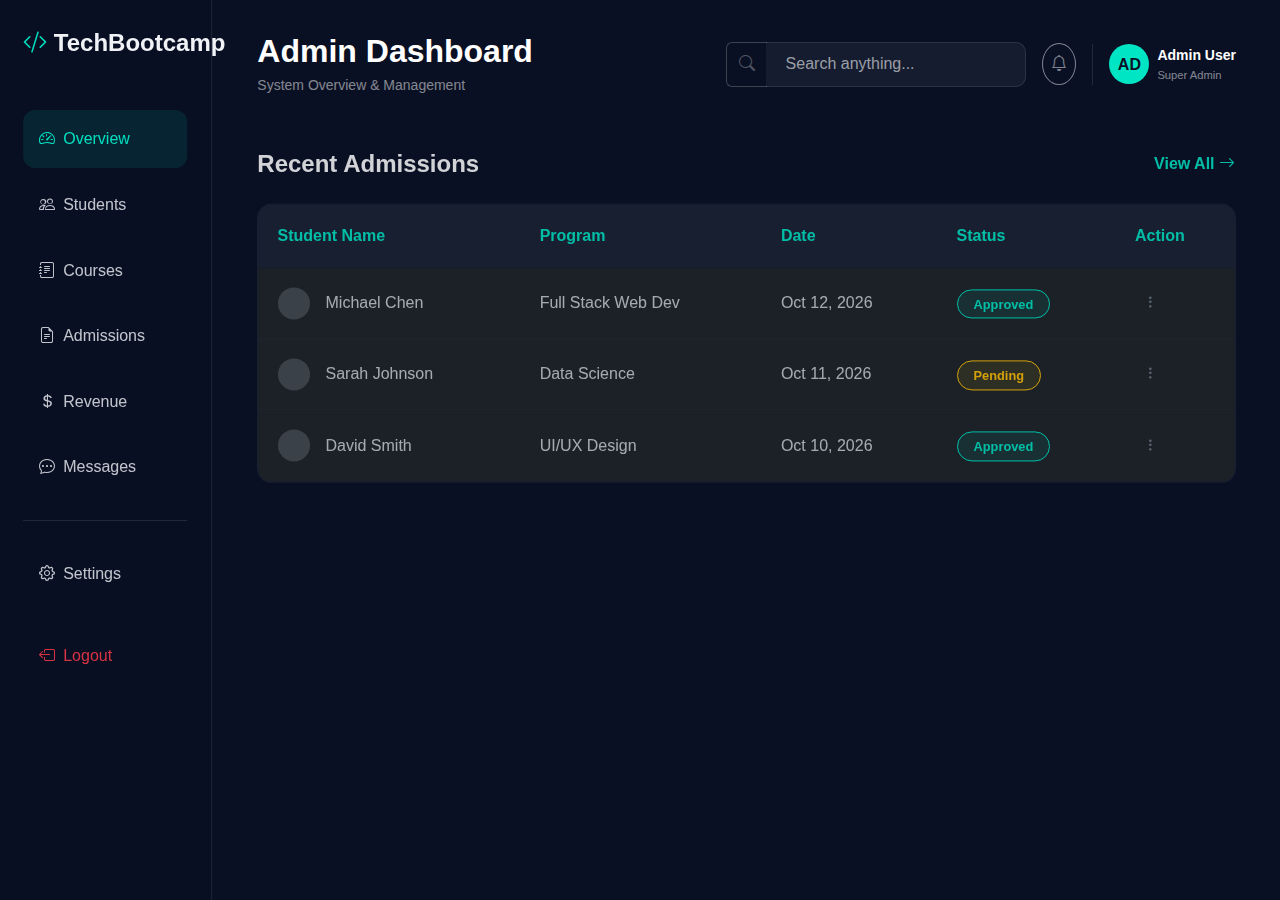
<file: admin.html>
<!DOCTYPE html>
<html lang="en">

<head>
    <meta charset="UTF-8">
    <meta name="viewport" content="width=device-width, initial-scale=1.0">
    <title>Admin Dashboard - TechBootcamp</title>

    <!-- Favicon -->
    <link rel="icon" type="image/svg+xml" href="favicon.svg">

    <link href="https://cdn.jsdelivr.net/npm/bootstrap@5.3.0/dist/css/bootstrap.min.css" rel="stylesheet">
    <link rel="stylesheet" href="https://cdn.jsdelivr.net/npm/bootstrap-icons@1.11.0/font/bootstrap-icons.css">
    <link rel="stylesheet" href="css/styles.css">
    <script src="https://cdnjs.cloudflare.com/ajax/libs/gsap/3.12.2/gsap.min.js"></script>
    <style>
        .admin-container {
            background: var(--midnight-blue);
            min-height: 100vh;
        }

        .sidebar {
            background: rgba(10, 16, 36, 0.95);
            min-height: 100vh;
            border-right: 1px solid rgba(245, 247, 251, 0.1);
            position: sticky;
            top: 0;
        }

        .main-content {
            padding: 2rem;
        }

        .stat-card-admin {
            background: rgba(245, 247, 251, 0.05);
            border: 1px solid rgba(245, 247, 251, 0.1);
            border-radius: 20px;
            padding: 1.5rem;
            margin-bottom: 1.5rem;
            transition: all 0.3s ease;
        }

        .stat-card-admin:hover {
            border-color: var(--neon-teal);
            transform: translateY(-5px);
            background: rgba(0, 229, 196, 0.05);
        }

        .admin-table {
            background: rgba(245, 247, 251, 0.03);
            border-radius: 15px;
            overflow-x: auto;
            border: 1px solid rgba(245, 247, 251, 0.05);
        }

        .admin-table th {
            background: rgba(245, 247, 251, 0.05);
            color: var(--neon-teal);
            border: none;
            padding: 1.2rem;
        }

        .admin-table td {
            color: rgba(245, 247, 251, 0.8);
            border-bottom: 1px solid rgba(245, 247, 251, 0.05);
            padding: 1.2rem;
            vertical-align: middle;
        }

        .nav-link-admin {
            color: rgba(245, 247, 251, 0.8);
            padding: 1rem;
            border-radius: 12px;
            transition: all 0.3s ease;
            margin-bottom: 0.5rem;
            display: block;
            text-decoration: none;
        }

        .nav-link-admin:hover,
        .nav-link-admin.active {
            background: rgba(0, 229, 196, 0.1);
            color: var(--neon-teal);
        }

        .status-badge {
            padding: 0.4rem 1rem;
            border-radius: 50px;
            font-size: 0.8rem;
            font-weight: 600;
        }

        .status-active {
            background: rgba(0, 229, 196, 0.1);
            color: var(--neon-teal);
            border: 1px solid var(--neon-teal);
        }

        .status-pending {
            background: rgba(255, 193, 7, 0.1);
            color: #ffc107;
            border: 1px solid #ffc107;
        }

        .admin-search {
            background: rgba(245, 247, 251, 0.05);
            border: 1px solid rgba(245, 247, 251, 0.1);
            color: var(--cloud-white);
            border-radius: 10px;
            padding: 0.6rem 1.2rem;
        }

        .admin-search:focus {
            background: rgba(0, 229, 196, 0.05);
            border-color: var(--neon-teal);
            color: var(--cloud-white);
            box-shadow: none;
        }

        .admin-search::placeholder {
            color: rgba(245, 247, 251, 0.6);
        }

        /* Mobile Sidebar Toggle */
        .mobile-sidebar-toggle {
            display: none;
            padding: 1rem;
            background: rgba(10, 16, 36, 0.95);
            border-bottom: 1px solid rgba(245, 247, 251, 0.1);
            position: sticky;
            top: 0;
            z-index: 1000;
        }

        /* Adjustments for Tablet & Mobile */
        @media (max-width: 991.98px) {
            .mobile-sidebar-toggle {
                display: flex;
                align-items: center;
                justify-content: space-between;
            }

            /* Hide default sidebar column on smaller screens */
            .sidebar-col {
                display: none;
            }

            .main-content {
                padding-top: 1rem;
            }

            /* Offcanvas Styles */
            .offcanvas {
                background: var(--midnight-blue);
                color: var(--cloud-white);
            }

            .offcanvas-header {
                border-bottom: 1px solid rgba(245, 247, 251, 0.1);
            }

            .offcanvas-body {
                padding: 0;
            }

            .offcanvas .sidebar {
                background: transparent;
                border: none;
                height: auto;
                min-height: auto;
                position: static;
            }
        }

        /* Tablet Specific Adjustments */
        @media (min-width: 768px) and (max-width: 991.98px) {
            .sidebar {
                padding: 1rem !important;
            }

            .navbar-brand {
                font-size: 1rem;
            }

            .nav-link-admin {
                padding: 0.75rem 0.5rem;
                font-size: 0.9rem;
            }
        }

        /* Mobile Specific Fixes (360px and smaller) */
        @media (max-width: 576px) {
            .main-content {
                padding: 1rem;
            }

            .main-content .d-flex.justify-content-between.align-items-center.mb-5 {
                flex-direction: column !important;
                align-items: flex-start !important;
                gap: 1.5rem;
            }

            .main-content .input-group {
                width: 100% !important;
            }

            .admin-table-container .d-flex.justify-content-between.align-items-center.mb-4 {
                flex-direction: column !important;
                align-items: flex-start !important;
                gap: 0.5rem;
            }

            .admin-search {
                width: 100%;
            }

            .admin-profile {
                border-left: none !important;
                padding-left: 0 !important;
                margin-top: 1rem;
                width: 100%;
                justify-content: flex-start;
            }

            .admin-table th,
            .admin-table td {
                padding: 0.75rem;
                font-size: 0.85rem;
            }

            .status-badge {
                padding: 0.2rem 0.6rem;
                font-size: 0.7rem;
            }
        }
    </style>
</head>

<body>
    <div class="admin-container">
        <div class="container-fluid">
            <div class="row">
                <!-- Mobile Top Bar -->
                <div class="mobile-sidebar-toggle d-lg-none">
                    <a href="index.html" class="d-flex align-items-center text-decoration-none">
                        <i class="bi bi-code-slash text-teal fs-4 me-2"></i>
                        <h5 class="text-white m-0">TechBootcamp</h5>
                    </a>
                    <button class="btn btn-outline-light btn-sm" type="button" data-bs-toggle="offcanvas"
                        data-bs-target="#adminSidebarOffcanvas">
                        <i class="bi bi-list fs-4"></i>
                    </button>
                </div>

                <!-- Sidebar (Desktop) -->
                <div class="col-lg-2 p-0 sidebar-col d-none d-lg-block">
                    <div class="sidebar p-4">
                        <div class="mb-5 text-center">
                            <a href="index.html" class="navbar-brand fw-bold mb-0">
                                <i class="bi bi-code-slash text-teal"></i> TechBootcamp
                            </a>
                        </div>

                        <nav>
                            <a href="#" class="nav-link-admin active"><i
                                    class="bi bi-speedometer2 me-2"></i>Overview</a>
                            <a href="#" class="nav-link-admin"><i class="bi bi-people me-2"></i>Students</a>
                            <a href="#" class="nav-link-admin"><i class="bi bi-journal-text me-2"></i>Courses</a>
                            <a href="#" class="nav-link-admin"><i
                                    class="bi bi-file-earmark-text me-2"></i>Admissions</a>
                            <a href="#" class="nav-link-admin"><i class="bi bi-currency-dollar me-2"></i>Revenue</a>
                            <a href="#" class="nav-link-admin"><i class="bi bi-chat-dots me-2"></i>Messages</a>
                            <hr class="border-secondary opacity-25 my-4">
                            <a href="#" class="nav-link-admin"><i class="bi bi-gear me-2"></i>Settings</a>
                            <a href="index.html" class="nav-link-admin mt-4 text-danger"><i
                                    class="bi bi-box-arrow-left me-2"></i>Logout</a>
                        </nav>
                    </div>
                </div>

                <!-- Offcanvas Sidebar (Mobile) -->
                <div class="offcanvas offcanvas-start" tabindex="-1" id="adminSidebarOffcanvas"
                    aria-labelledby="adminSidebarOffcanvasLabel">
                    <div class="offcanvas-header">
                        <h5 class="offcanvas-title text-white" id="adminSidebarOffcanvasLabel">Admin Menu</h5>
                        <button type="button" class="btn-close btn-close-white" data-bs-dismiss="offcanvas"
                            aria-label="Close"></button>
                    </div>
                    <div class="offcanvas-body">
                        <div class="sidebar p-4">
                            <nav>
                                <a href="#" class="nav-link-admin active"><i
                                        class="bi bi-speedometer2 me-2"></i>Overview</a>
                                <a href="#" class="nav-link-admin"><i class="bi bi-people me-2"></i>Students</a>
                                <a href="#" class="nav-link-admin"><i class="bi bi-journal-text me-2"></i>Courses</a>
                                <a href="#" class="nav-link-admin"><i
                                        class="bi bi-file-earmark-text me-2"></i>Admissions</a>
                                <a href="#" class="nav-link-admin"><i class="bi bi-currency-dollar me-2"></i>Revenue</a>
                                <a href="#" class="nav-link-admin"><i class="bi bi-chat-dots me-2"></i>Messages</a>
                                <hr class="border-secondary opacity-25 my-4">
                                <a href="#" class="nav-link-admin"><i class="bi bi-gear me-2"></i>Settings</a>
                                <a href="index.html" class="nav-link-admin mt-4 text-danger"><i
                                        class="bi bi-box-arrow-left me-2"></i>Logout</a>
                            </nav>
                        </div>
                    </div>
                </div>

                <!-- Main Content -->
                <div class="col-lg-10">
                    <div class="main-content">
                        <!-- Header -->
                        <div class="d-flex justify-content-between align-items-center mb-5">
                            <div>
                                <h2 class="text-white fw-bold mb-1">Admin Dashboard</h2>
                                <p class="text-white-50 small mb-0">System Overview & Management</p>
                            </div>
                            <div class="d-flex align-items-center gap-3">
                                <div class="input-group" style="width: 300px;">
                                    <span
                                        class="input-group-text bg-transparent border-end-0 border-secondary opacity-50"><i
                                            class="bi bi-search text-muted"></i></span>
                                    <input type="text" class="form-control admin-search border-start-0"
                                        placeholder="Search anything...">
                                </div>
                                <button class="btn btn-outline-light rounded-circle border-secondary opacity-50 p-2"><i
                                        class="bi bi-bell"></i></button>
                                <div
                                    class="admin-profile d-flex align-items-center gap-2 ps-3 border-start border-secondary border-opacity-25">
                                    <div class="avatar-sm rounded-circle bg-teal d-flex align-items-center justify-content-center text-midnight fw-bold"
                                        style="width: 40px; height: 40px; background: var(--neon-teal); color: var(--midnight-blue);">
                                        AD</div>
                                    <div class="d-none d-lg-block">
                                        <div class="text-white small fw-bold">Admin User</div>
                                        <div class="text-white-50" style="font-size: 0.7rem;">Super Admin</div>
                                    </div>
                                </div>
                            </div>
                        </div>



                        <!-- Recent Activity Table -->
                        <div class="admin-table-container">
                            <div class="d-flex justify-content-between align-items-center mb-4">
                                <h4 class="text-white fw-bold mb-0">Recent Admissions</h4>
                                <button class="btn btn-link text-teal text-decoration-none p-0">View All <i
                                        class="bi bi-arrow-right"></i></button>
                            </div>
                            <div class="table-responsive admin-table">
                                <table class="table table-dark table-hover mb-0">
                                    <thead>
                                        <tr>
                                            <th>Student Name</th>
                                            <th>Program</th>
                                            <th>Date</th>
                                            <th>Status</th>
                                            <th>Action</th>
                                        </tr>
                                    </thead>
                                    <tbody>
                                        <tr>
                                            <td>
                                                <div class="d-flex align-items-center gap-3">
                                                    <div class="rounded-circle bg-secondary opacity-50"
                                                        style="width: 32px; height: 32px;"></div>
                                                    <span>Michael Chen</span>
                                                </div>
                                            </td>
                                            <td>Full Stack Web Dev</td>
                                            <td>Oct 12, 2026</td>
                                            <td><span class="status-badge status-active">Approved</span></td>
                                            <td><button class="btn btn-sm btn-outline-secondary border-0"><i
                                                        class="bi bi-three-dots-vertical"></i></button></td>
                                        </tr>
                                        <tr>
                                            <td>
                                                <div class="d-flex align-items-center gap-3">
                                                    <div class="rounded-circle bg-secondary opacity-50"
                                                        style="width: 32px; height: 32px;"></div>
                                                    <span>Sarah Johnson</span>
                                                </div>
                                            </td>
                                            <td>Data Science</td>
                                            <td>Oct 11, 2026</td>
                                            <td><span class="status-badge status-pending">Pending</span></td>
                                            <td><button class="btn btn-sm btn-outline-secondary border-0"><i
                                                        class="bi bi-three-dots-vertical"></i></button></td>
                                        </tr>
                                        <tr>
                                            <td>
                                                <div class="d-flex align-items-center gap-3">
                                                    <div class="rounded-circle bg-secondary opacity-50"
                                                        style="width: 32px; height: 32px;"></div>
                                                    <span>David Smith</span>
                                                </div>
                                            </td>
                                            <td>UI/UX Design</td>
                                            <td>Oct 10, 2026</td>
                                            <td><span class="status-badge status-active">Approved</span></td>
                                            <td><button class="btn btn-sm btn-outline-secondary border-0"><i
                                                        class="bi bi-three-dots-vertical"></i></button></td>
                                        </tr>
                                    </tbody>
                                </table>
                            </div>
                        </div>
                    </div>
                </div>
            </div>
        </div>
    </div>

    <script src="https://cdn.jsdelivr.net/npm/bootstrap@5.3.0/dist/js/bootstrap.bundle.min.js"></script>
    <script>
        document.addEventListener('DOMContentLoaded', function () {
            gsap.from(".stat-card-admin", { duration: 0.8, y: 30, opacity: 0, stagger: 0.1, ease: "power2.out" });
            gsap.from(".admin-table-container", { duration: 0.8, y: 30, opacity: 0, delay: 0.4, ease: "power2.out" });
            gsap.from(".sidebar", { duration: 1, x: -50, opacity: 0, ease: "power2.out" });
        });
    </script>
</body>

</html>
</file>
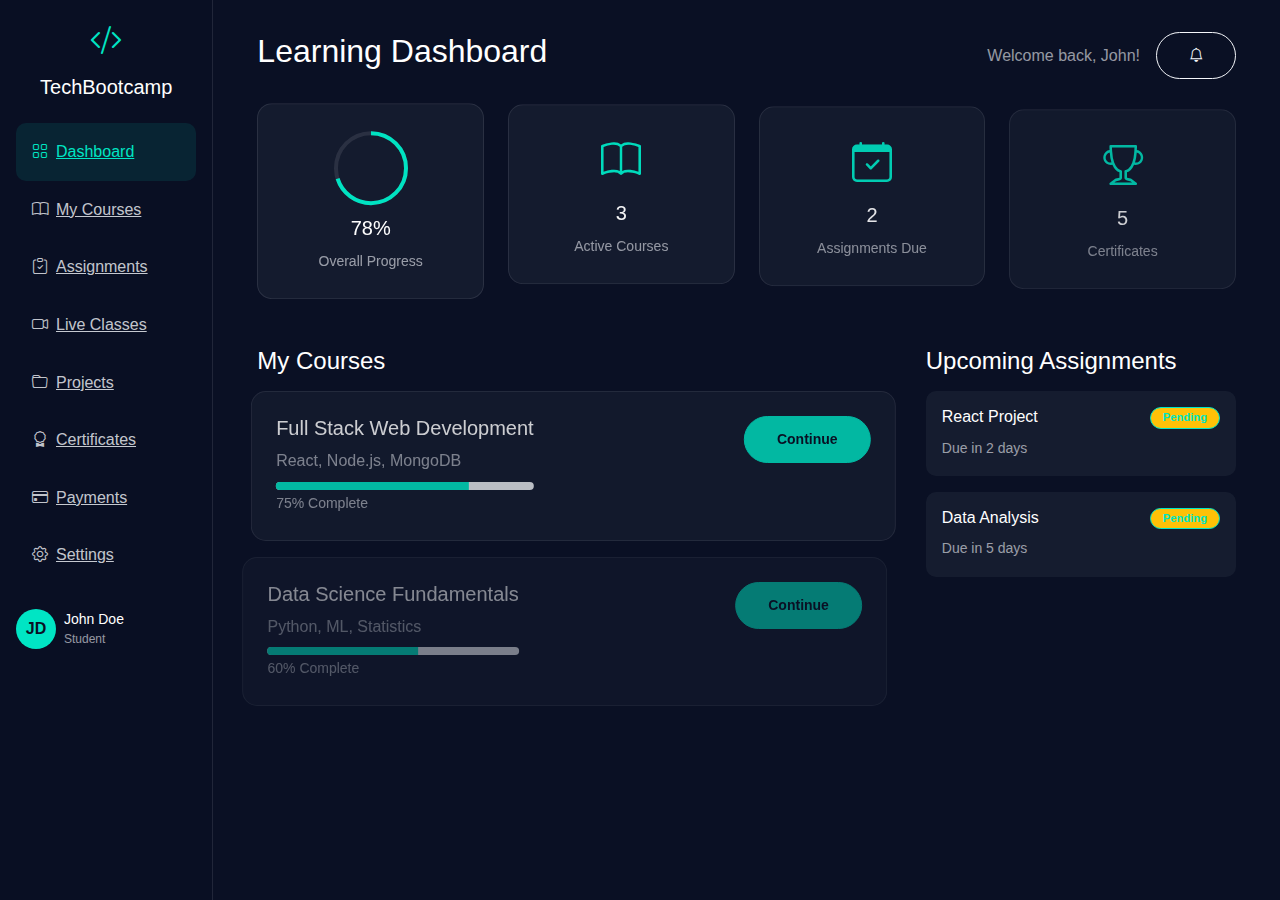
<file: dashboard.html>
<!DOCTYPE html>
<html lang="en">
<head>
    <meta charset="UTF-8">
    <meta name="viewport" content="width=device-width, initial-scale=1.0">
    <title>Student Dashboard - TechBootcamp</title>
    
    <!-- Favicon -->
    <link rel="icon" type="image/svg+xml" href="favicon.svg">
    
    <link href="https://cdn.jsdelivr.net/npm/bootstrap@5.3.0/dist/css/bootstrap.min.css" rel="stylesheet">
    <link rel="stylesheet" href="https://cdn.jsdelivr.net/npm/bootstrap-icons@1.11.0/font/bootstrap-icons.css">
    <link rel="stylesheet" href="css/styles.css">
    <script src="https://cdnjs.cloudflare.com/ajax/libs/gsap/3.12.2/gsap.min.js"></script>
    <style>
        .dashboard-container { background: var(--midnight-blue); min-height: 100vh; }
        .sidebar { background: rgba(10, 16, 36, 0.95); min-height: 100vh; border-right: 1px solid rgba(245, 247, 251, 0.1); }
        .main-content { padding: 2rem; }
        .stat-card-dash { background: rgba(245, 247, 251, 0.05); border: 1px solid rgba(245, 247, 251, 0.1); border-radius: 15px; padding: 1.5rem; margin-bottom: 1.5rem; }
        .progress-ring { transform: rotate(-90deg); }
        .progress-ring-circle { stroke: var(--neon-teal); stroke-width: 4; fill: none; }
        .course-card-dash { background: rgba(245, 247, 251, 0.05); border: 1px solid rgba(245, 247, 251, 0.1); border-radius: 15px; padding: 1.5rem; margin-bottom: 1rem; transition: all 0.3s ease; }
        .course-card-dash:hover { border-color: var(--neon-teal); transform: translateY(-3px); }
        .assignment-item { background: rgba(245, 247, 251, 0.05); border-radius: 10px; padding: 1rem; margin-bottom: 1rem; }
        .nav-link-dash { color: rgba(245, 247, 251, 0.8); padding: 1rem; border-radius: 10px; transition: all 0.3s ease; }
        .nav-link-dash:hover, .nav-link-dash.active { background: rgba(0, 229, 196, 0.1); color: var(--neon-teal); }
        .user-avatar { width: 40px; height: 40px; background: var(--neon-teal); border-radius: 50%; display: flex; align-items: center; justify-content: center; color: var(--midnight-blue); font-weight: bold; }
    </style>
</head>
<body>
    <div class="dashboard-container">
        <div class="container-fluid">
            <div class="row">
                <!-- Sidebar -->
                <div class="col-md-3 col-lg-2 p-0">
                    <div class="sidebar p-3">
                        <div class="text-center mb-4">
                            <a href="index.html" style="text-decoration: none; color: inherit;">
                                <i class="bi bi-code-slash" style="font-size: 2rem; color: var(--neon-teal);"></i>
                                <h5 class="text-white mt-2">TechBootcamp</h5>
                            </a>
                        </div>
                        
                        <nav class="nav flex-column">
                            <a href="#" class="nav-link-dash active"><i class="bi bi-grid me-2"></i>Dashboard</a>
                            <a href="#" class="nav-link-dash"><i class="bi bi-book me-2"></i>My Courses</a>
                            <a href="#" class="nav-link-dash"><i class="bi bi-clipboard-check me-2"></i>Assignments</a>
                            <a href="#" class="nav-link-dash"><i class="bi bi-camera-video me-2"></i>Live Classes</a>
                            <a href="#" class="nav-link-dash"><i class="bi bi-folder me-2"></i>Projects</a>
                            <a href="#" class="nav-link-dash"><i class="bi bi-award me-2"></i>Certificates</a>
                            <a href="#" class="nav-link-dash"><i class="bi bi-credit-card me-2"></i>Payments</a>
                            <a href="#" class="nav-link-dash"><i class="bi bi-gear me-2"></i>Settings</a>
                        </nav>
                        
                        <div class="mt-auto pt-4">
                            <div class="d-flex align-items-center">
                                <div class="user-avatar me-2">JD</div>
                                <div>
                                    <div class="text-white small">John Doe</div>
                                    <div class="text-muted" style="font-size: 0.75rem;">Student</div>
                                </div>
                            </div>
                        </div>
                    </div>
                </div>
                
                <!-- Main Content -->
                <div class="col-md-9 col-lg-10">
                    <div class="main-content">
                        <!-- Header -->
                        <div class="d-flex justify-content-between align-items-center mb-4">
                            <h2 class="text-white">Learning Dashboard</h2>
                            <div class="d-flex align-items-center">
                                <span class="text-muted me-3">Welcome back, John!</span>
                                <button class="btn btn-outline-light btn-sm"><i class="bi bi-bell"></i></button>
                            </div>
                        </div>
                        
                        <!-- Stats Overview -->
                        <div class="row mb-4">
                            <div class="col-md-3">
                                <div class="stat-card-dash text-center">
                                    <svg width="80" height="80" class="progress-ring">
                                        <circle cx="40" cy="40" r="35" stroke="rgba(245, 247, 251, 0.1)" stroke-width="4" fill="none"/>
                                        <circle class="progress-ring-circle" cx="40" cy="40" r="35" stroke-dasharray="220" stroke-dashoffset="66"/>
                                    </svg>
                                    <h5 class="text-white mt-2">78%</h5>
                                    <small class="text-muted">Overall Progress</small>
                                </div>
                            </div>
                            <div class="col-md-3">
                                <div class="stat-card-dash text-center">
                                    <i class="bi bi-book" style="font-size: 2.5rem; color: var(--neon-teal);"></i>
                                    <h5 class="text-white mt-2">3</h5>
                                    <small class="text-muted">Active Courses</small>
                                </div>
                            </div>
                            <div class="col-md-3">
                                <div class="stat-card-dash text-center">
                                    <i class="bi bi-calendar-check" style="font-size: 2.5rem; color: var(--neon-teal);"></i>
                                    <h5 class="text-white mt-2">2</h5>
                                    <small class="text-muted">Assignments Due</small>
                                </div>
                            </div>
                            <div class="col-md-3">
                                <div class="stat-card-dash text-center">
                                    <i class="bi bi-trophy" style="font-size: 2.5rem; color: var(--neon-teal);"></i>
                                    <h5 class="text-white mt-2">5</h5>
                                    <small class="text-muted">Certificates</small>
                                </div>
                            </div>
                        </div>
                        
                        <!-- My Courses -->
                        <div class="row">
                            <div class="col-lg-8">
                                <h4 class="text-white mb-3">My Courses</h4>
                                <div class="course-card-dash">
                                    <div class="d-flex justify-content-between align-items-start">
                                        <div>
                                            <h5 class="text-white">Full Stack Web Development</h5>
                                            <p class="text-muted mb-2">React, Node.js, MongoDB</p>
                                            <div class="progress" style="height: 8px;">
                                                <div class="progress-bar" style="width: 75%; background: var(--neon-teal);"></div>
                                            </div>
                                            <small class="text-muted">75% Complete</small>
                                        </div>
                                        <button class="btn btn-primary btn-sm">Continue</button>
                                    </div>
                                </div>
                                
                                <div class="course-card-dash">
                                    <div class="d-flex justify-content-between align-items-start">
                                        <div>
                                            <h5 class="text-white">Data Science Fundamentals</h5>
                                            <p class="text-muted mb-2">Python, ML, Statistics</p>
                                            <div class="progress" style="height: 8px;">
                                                <div class="progress-bar" style="width: 60%; background: var(--neon-teal);"></div>
                                            </div>
                                            <small class="text-muted">60% Complete</small>
                                        </div>
                                        <button class="btn btn-primary btn-sm">Continue</button>
                                    </div>
                                </div>
                            </div>
                            
                            <!-- Assignments -->
                            <div class="col-lg-4">
                                <h4 class="text-white mb-3">Upcoming Assignments</h4>
                                <div class="assignment-item">
                                    <div class="d-flex justify-content-between align-items-start">
                                        <div>
                                            <h6 class="text-white">React Project</h6>
                                            <small class="text-muted">Due in 2 days</small>
                                        </div>
                                        <span class="badge bg-warning">Pending</span>
                                    </div>
                                </div>
                                <div class="assignment-item">
                                    <div class="d-flex justify-content-between align-items-start">
                                        <div>
                                            <h6 class="text-white">Data Analysis</h6>
                                            <small class="text-muted">Due in 5 days</small>
                                        </div>
                                        <span class="badge bg-warning">Pending</span>
                                    </div>
                                </div>
                            </div>
                        </div>
                    </div>
                </div>
            </div>
        </div>
    </div>
    
    <script src="https://cdn.jsdelivr.net/npm/bootstrap@5.3.0/dist/js/bootstrap.bundle.min.js"></script>
    <script src="js/main.js"></script>
    <script>
        gsap.from(".stat-card-dash", {duration: 0.8, y: 30, opacity: 0, stagger: 0.1});
        gsap.from(".course-card-dash", {duration: 0.8, x: -30, opacity: 0, stagger: 0.2, delay: 0.3});
    </script>
</body>
</html>
</file>
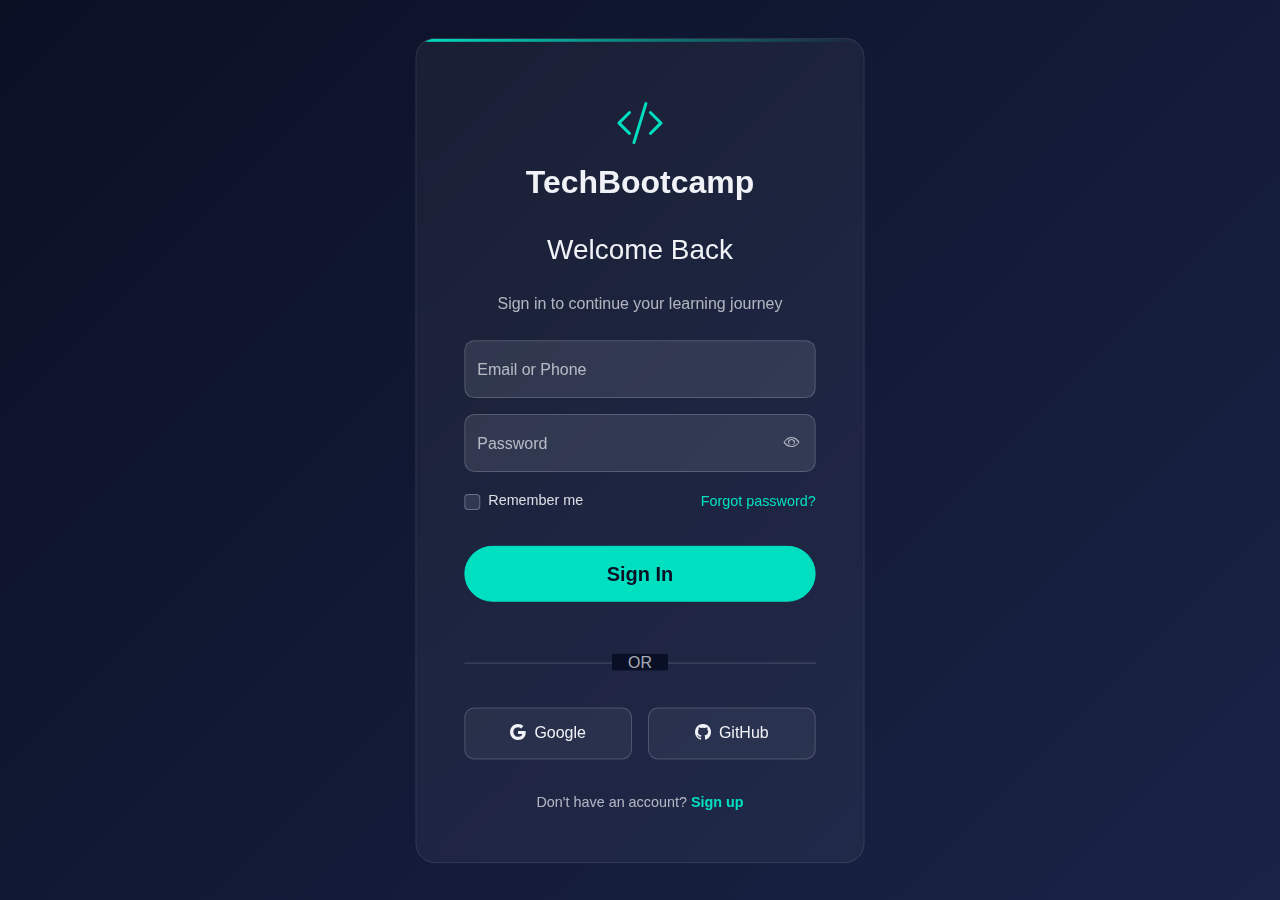
<file: login.html>
<!DOCTYPE html>
<html lang="en">
<head>
    <meta charset="UTF-8">
    <meta name="viewport" content="width=device-width, initial-scale=1.0">
    <title>Login - TechBootcamp</title>
    
    <!-- Favicon -->
    <link rel="icon" type="image/svg+xml" href="favicon.svg">
    
    <!-- Bootstrap 5 CSS -->
    <link href="https://cdn.jsdelivr.net/npm/bootstrap@5.3.0/dist/css/bootstrap.min.css" rel="stylesheet">
    <!-- Bootstrap Icons -->
    <link rel="stylesheet" href="https://cdn.jsdelivr.net/npm/bootstrap-icons@1.11.0/font/bootstrap-icons.css">
    <!-- Custom CSS -->
    <link rel="stylesheet" href="css/styles.css">
    <!-- GSAP for animations -->
    <script src="https://cdnjs.cloudflare.com/ajax/libs/gsap/3.12.2/gsap.min.js"></script>
    
    <style>
        /* Login Page Specific Styles */
        .auth-container {
            min-height: 100vh;
            background: linear-gradient(135deg, var(--midnight-blue) 0%, #1A2347 100%);
            display: flex;
            align-items: center;
            justify-content: center;
            padding: 2rem;
        }
        
        .auth-card {
            background: rgba(245, 247, 251, 0.05);
            border: 1px solid rgba(245, 247, 251, 0.1);
            border-radius: 20px;
            padding: 3rem;
            width: 100%;
            max-width: 450px;
            backdrop-filter: blur(10px);
            position: relative;
            overflow: hidden;
        }
        
        .auth-card::before {
            content: '';
            position: absolute;
            top: 0;
            left: 0;
            right: 0;
            height: 3px;
            background: linear-gradient(90deg, var(--neon-teal), transparent);
            animation: shimmer 3s ease-in-out infinite;
        }
        
        @keyframes shimmer {
            0%, 100% { transform: translateX(-100%); }
            50% { transform: translateX(100%); }
        }
        
        .auth-logo {
            text-align: center;
            margin-bottom: 2rem;
        }
        
        .auth-logo i {
            font-size: 3rem;
            color: var(--neon-teal);
            margin-bottom: 1rem;
        }
        
        .auth-logo h2 {
            color: var(--cloud-white);
            font-weight: bold;
            margin: 0;
        }
        
        .form-floating {
            margin-bottom: 1.5rem;
        }
        
        .form-control {
            background: rgba(245, 247, 251, 0.1);
            border: 1px solid rgba(245, 247, 251, 0.2);
            color: var(--cloud-white);
            border-radius: 10px;
            padding: 1rem;
            transition: all 0.3s ease;
        }
        
        .form-control:focus {
            background: rgba(245, 247, 251, 0.15);
            border-color: var(--neon-teal);
            color: var(--cloud-white);
            box-shadow: 0 0 0 0.2rem rgba(0, 229, 196, 0.25);
        }
        
        .form-control::placeholder {
            color: rgba(245, 247, 251, 0.5);
        }
        
        .form-floating label {
            color: rgba(245, 247, 251, 0.7);
        }
        
        .form-floating > .form-control:focus ~ label,
        .form-floating > .form-control:not(:placeholder-shown) ~ label {
            color: var(--neon-teal);
        }
        
        .password-toggle {
            position: relative;
        }
        
        .password-toggle-btn {
            position: absolute;
            right: 1rem;
            top: 50%;
            transform: translateY(-50%);
            background: none;
            border: none;
            color: rgba(245, 247, 251, 0.7);
            cursor: pointer;
            z-index: 10;
        }
        
        .password-toggle-btn:hover {
            color: var(--neon-teal);
        }
        
        .auth-options {
            display: flex;
            justify-content: space-between;
            align-items: center;
            margin-bottom: 2rem;
        }
        
        .form-check {
            display: flex;
            align-items: center;
        }
        
        .form-check-input {
            background-color: rgba(245, 247, 251, 0.1);
            border-color: rgba(245, 247, 251, 0.3);
            margin-right: 0.5rem;
        }
        
        .form-check-input:checked {
            background-color: var(--neon-teal);
            border-color: var(--neon-teal);
        }
        
        .form-check-label {
            color: rgba(245, 247, 251, 0.9);
            font-size: 0.9rem;
        }
        
        .forgot-link {
            color: var(--neon-teal);
            text-decoration: none;
            font-size: 0.9rem;
            transition: color 0.3s ease;
        }
        
        .forgot-link:hover {
            color: #00C9B0;
            text-decoration: underline;
        }
        
        .divider {
            text-align: center;
            margin: 2rem 0;
            position: relative;
        }
        
        .divider::before {
            content: '';
            position: absolute;
            top: 50%;
            left: 0;
            right: 0;
            height: 1px;
            background: rgba(245, 247, 251, 0.2);
        }
        
        .divider span {
            background: var(--midnight-blue);
            padding: 0 1rem;
            color: rgba(245, 247, 251, 0.7);
            position: relative;
        }
        
        .social-login {
            display: flex;
            gap: 1rem;
            margin-bottom: 2rem;
        }
        
        .social-btn {
            flex: 1;
            padding: 0.75rem;
            border: 1px solid rgba(245, 247, 251, 0.2);
            background: rgba(245, 247, 251, 0.05);
            color: var(--cloud-white);
            border-radius: 10px;
            text-decoration: none;
            display: flex;
            align-items: center;
            justify-content: center;
            gap: 0.5rem;
            transition: all 0.3s ease;
        }
        
        .social-btn:hover {
            border-color: var(--neon-teal);
            background: rgba(0, 229, 196, 0.1);
            color: var(--neon-teal);
            transform: translateY(-2px);
        }
        
        .auth-footer {
            text-align: center;
            color: rgba(245, 247, 251, 0.7);
            font-size: 0.9rem;
        }
        
        .auth-footer a {
            color: var(--neon-teal);
            text-decoration: none;
            font-weight: 600;
        }
        
        .auth-footer a:hover {
            text-decoration: underline;
        }
        
        .input-group-text {
            background: rgba(245, 247, 251, 0.1);
            border: 1px solid rgba(245, 247, 251, 0.2);
            color: var(--cloud-white);
        }
        
        .otp-section {
            display: none;
        }
        
        .otp-inputs {
            display: flex;
            gap: 1rem;
            justify-content: center;
            margin: 2rem 0;
        }
        
        .otp-input {
            width: 50px;
            height: 50px;
            text-align: center;
            font-size: 1.5rem;
            font-weight: bold;
            background: rgba(245, 247, 251, 0.1);
            border: 1px solid rgba(245, 247, 251, 0.2);
            color: var(--cloud-white);
            border-radius: 10px;
            transition: all 0.3s ease;
        }
        
        .otp-input:focus {
            border-color: var(--neon-teal);
            box-shadow: 0 0 0 0.2rem rgba(0, 229, 196, 0.25);
        }
        
        .resend-otp {
            text-align: center;
            color: rgba(245, 247, 251, 0.7);
            font-size: 0.9rem;
        }
        
        .resend-otp a {
            color: var(--neon-teal);
            text-decoration: none;
        }
        
        .resend-otp a:hover {
            text-decoration: underline;
        }
    </style>
</head>
<body>
    <div class="auth-container">
        <div class="auth-card">
            <!-- Logo Section -->
            <div class="auth-logo">
                <a href="index.html" style="text-decoration: none; color: inherit;">
                    <i class="bi bi-code-slash"></i>
                    <h2>TechBootcamp</h2>
                </a>
            </div>
            
            <!-- Login Form -->
            <div id="loginForm">
                <h3 class="text-center mb-4" style="color: var(--cloud-white);">Welcome Back</h3>
                <p class="text-center mb-4" style="color: rgba(245, 247, 251, 0.7);">Sign in to continue your learning journey</p>
                
                <form id="loginFormElement">
                    <!-- Email/Phone Input -->
                    <div class="form-floating mb-3">
                        <input type="text" class="form-control" id="loginInput" placeholder="Email or Phone" required>
                        <label for="loginInput">Email or Phone</label>
                    </div>
                    
                    <!-- Password Input -->
                    <div class="form-floating mb-3">
                        <input type="password" class="form-control" id="passwordInput" placeholder="Password" required>
                        <label for="passwordInput">Password</label>
                        <button type="button" class="password-toggle-btn" onclick="togglePassword('passwordInput')">
                            <i class="bi bi-eye" id="passwordToggle"></i>
                        </button>
                    </div>
                    
                    <!-- Remember Me & Forgot Password -->
                    <div class="auth-options">
                        <div class="form-check">
                            <input type="checkbox" class="form-check-input" id="rememberMe">
                            <label class="form-check-label" for="rememberMe">Remember me</label>
                        </div>
                        <a href="#" class="forgot-link">Forgot password?</a>
                    </div>
                    
                    <!-- Login Button -->
                    <button type="submit" class="btn btn-primary btn-lg w-100 mb-3">
                        Sign In
                    </button>
                </form>
                
                <!-- Divider -->
                <div class="divider">
                    <span>OR</span>
                </div>
                
                <!-- Social Login -->
                <div class="social-login">
                    <a href="#" class="social-btn">
                        <i class="bi bi-google"></i>
                        Google
                    </a>
                    <a href="#" class="social-btn">
                        <i class="bi bi-github"></i>
                        GitHub
                    </a>
                </div>
                
                <!-- Sign Up Link -->
                <div class="auth-footer">
                    Don't have an account? <a href="register.html">Sign up</a>
                </div>
            </div>
            
            <!-- OTP Section (Hidden by default) -->
            <div id="otpSection" class="otp-section">
                <h3 class="text-center mb-4" style="color: var(--cloud-white);">Enter OTP</h3>
                <p class="text-center mb-4" style="color: rgba(245, 247, 251, 0.7);">We've sent a 6-digit code to your registered email/phone</p>
                
                <div class="otp-inputs">
                    <input type="text" class="otp-input" maxlength="1" onkeyup="moveToNext(this, 1)">
                    <input type="text" class="otp-input" maxlength="1" onkeyup="moveToNext(this, 2)">
                    <input type="text" class="otp-input" maxlength="1" onkeyup="moveToNext(this, 3)">
                    <input type="text" class="otp-input" maxlength="1" onkeyup="moveToNext(this, 4)">
                    <input type="text" class="otp-input" maxlength="1" onkeyup="moveToNext(this, 5)">
                    <input type="text" class="otp-input" maxlength="1" onkeyup="moveToNext(this, 6)">
                </div>
                
                <button type="button" class="btn btn-primary btn-lg w-100 mb-3" onclick="verifyOTP()">
                    Verify OTP
                </button>
                
                <div class="resend-otp">
                    Didn't receive the code? <a href="#" onclick="resendOTP()">Resend OTP</a>
                </div>
                
                <div class="auth-footer">
                    <a href="#" onclick="backToLogin()">← Back to login</a>
                </div>
            </div>
        </div>
    </div>

    <!-- Bootstrap JS -->
    <script src="https://cdn.jsdelivr.net/npm/bootstrap@5.3.0/dist/js/bootstrap.bundle.min.js"></script>
    <!-- Custom JS -->
    <script src="js/main.js"></script>
    
    <script>
        // Login page functionality
        document.addEventListener('DOMContentLoaded', function() {
            // Animate auth card
            gsap.from('.auth-card', {
                duration: 1,
                scale: 0.9,
                opacity: 0,
                ease: 'power2.out'
            });
            
            // Form submission
            document.getElementById('loginFormElement').addEventListener('submit', function(e) {
                e.preventDefault();
                
                const loginInput = document.getElementById('loginInput').value;
                const passwordInput = document.getElementById('passwordInput').value;
                
                // Simulate login process
                showLoading(e.target.querySelector('button[type="submit"]'));
                
                setTimeout(() => {
                    hideLoading(e.target.querySelector('button[type="submit"]'));
                    
                    // Show OTP section (simulating 2FA)
                    document.getElementById('loginForm').style.display = 'none';
                    document.getElementById('otpSection').style.display = 'block';
                    
                    // Focus first OTP input
                    document.querySelector('.otp-input').focus();
                }, 1500);
            });
        });
        
        // Toggle password visibility
        function togglePassword(inputId) {
            const input = document.getElementById(inputId);
            const toggle = document.getElementById('passwordToggle');
            
            if (input.type === 'password') {
                input.type = 'text';
                toggle.classList.remove('bi-eye');
                toggle.classList.add('bi-eye-slash');
            } else {
                input.type = 'password';
                toggle.classList.remove('bi-eye-slash');
                toggle.classList.add('bi-eye');
            }
        }
        
        // Move to next OTP input
        function moveToNext(current, nextIndex) {
            if (current.value.length >= current.maxLength) {
                const inputs = document.querySelectorAll('.otp-input');
                if (nextIndex < inputs.length) {
                    inputs[nextIndex].focus();
                }
            }
        }
        
        // Verify OTP
        function verifyOTP() {
            const inputs = document.querySelectorAll('.otp-input');
            let otp = '';
            
            inputs.forEach(input => {
                otp += input.value;
            });
            
            if (otp.length === 6) {
                showLoading(event.target);
                
                setTimeout(() => {
                    hideLoading(event.target);
                    showNotification('Login successful! Redirecting to dashboard...', 'success');
                    
                    // Redirect to dashboard after successful login
                    setTimeout(() => {
                        window.location.href = 'dashboard.html';
                    }, 2000);
                }, 1500);
            } else {
                showNotification('Please enter all 6 digits', 'error');
            }
        }
        
        // Resend OTP
        function resendOTP() {
            showNotification('OTP sent successfully!', 'success');
        }
        
        // Back to login
        function backToLogin() {
            document.getElementById('otpSection').style.display = 'none';
            document.getElementById('loginForm').style.display = 'block';
            
            // Clear OTP inputs
            document.querySelectorAll('.otp-input').forEach(input => {
                input.value = '';
            });
        }
        
        // Handle OTP input paste
        document.addEventListener('paste', function(e) {
            const otpInputs = document.querySelectorAll('.otp-input');
            if (e.target.classList.contains('otp-input')) {
                e.preventDefault();
                const pastedData = e.clipboardData.getData('text').slice(0, 6);
                
                for (let i = 0; i < pastedData.length && i < otpInputs.length; i++) {
                    otpInputs[i].value = pastedData[i];
                }
                
                if (pastedData.length === 6) {
                    otpInputs[5].focus();
                }
            }
        });
    </script>
</body>
</html>
</file>
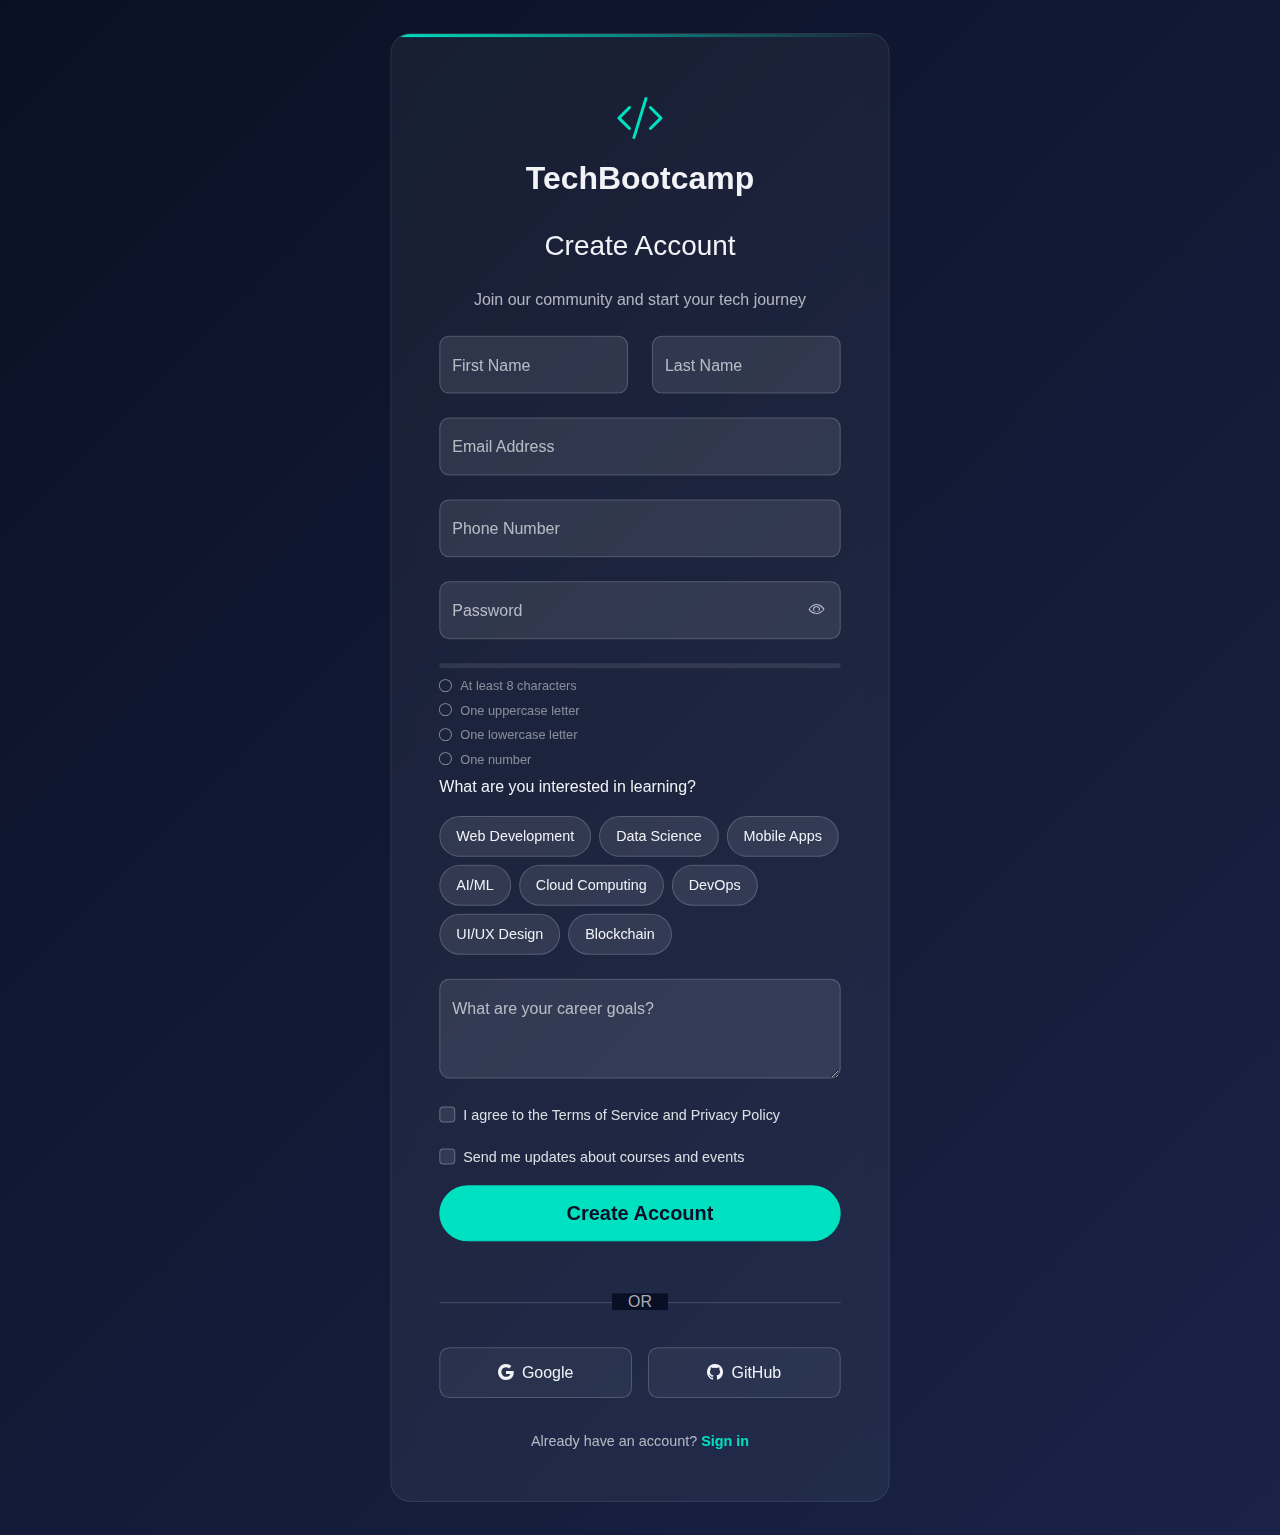
<file: register.html>
<!DOCTYPE html>
<html lang="en">
<head>
    <meta charset="UTF-8">
    <meta name="viewport" content="width=device-width, initial-scale=1.0">
    <title>Register - TechBootcamp</title>
    
    <!-- Favicon -->
    <link rel="icon" type="image/svg+xml" href="favicon.svg">
    
    <!-- Bootstrap 5 CSS -->
    <link href="https://cdn.jsdelivr.net/npm/bootstrap@5.3.0/dist/css/bootstrap.min.css" rel="stylesheet">
    <!-- Bootstrap Icons -->
    <link rel="stylesheet" href="https://cdn.jsdelivr.net/npm/bootstrap-icons@1.11.0/font/bootstrap-icons.css">
    <!-- Custom CSS -->
    <link rel="stylesheet" href="css/styles.css">
    <!-- GSAP for animations -->
    <script src="https://cdnjs.cloudflare.com/ajax/libs/gsap/3.12.2/gsap.min.js"></script>
    
    <style>
        /* Register Page Specific Styles */
        .auth-container {
            min-height: 100vh;
            background: linear-gradient(135deg, var(--midnight-blue) 0%, #1A2347 100%);
            display: flex;
            align-items: center;
            justify-content: center;
            padding: 2rem;
        }
        
        .auth-card {
            background: rgba(245, 247, 251, 0.05);
            border: 1px solid rgba(245, 247, 251, 0.1);
            border-radius: 20px;
            padding: 3rem;
            width: 100%;
            max-width: 500px;
            backdrop-filter: blur(10px);
            position: relative;
            overflow: hidden;
        }
        
        .auth-card::before {
            content: '';
            position: absolute;
            top: 0;
            left: 0;
            right: 0;
            height: 3px;
            background: linear-gradient(90deg, var(--neon-teal), transparent);
            animation: shimmer 3s ease-in-out infinite;
        }
        
        @keyframes shimmer {
            0%, 100% { transform: translateX(-100%); }
            50% { transform: translateX(100%); }
        }
        
        .auth-logo {
            text-align: center;
            margin-bottom: 2rem;
        }
        
        .auth-logo i {
            font-size: 3rem;
            color: var(--neon-teal);
            margin-bottom: 1rem;
        }
        
        .auth-logo h2 {
            color: var(--cloud-white);
            font-weight: bold;
            margin: 0;
        }
        
        .form-floating {
            margin-bottom: 1.5rem;
        }
        
        .form-control {
            background: rgba(245, 247, 251, 0.1);
            border: 1px solid rgba(245, 247, 251, 0.2);
            color: var(--cloud-white);
            border-radius: 10px;
            padding: 1rem;
            transition: all 0.3s ease;
        }
        
        .form-control:focus {
            background: rgba(245, 247, 251, 0.15);
            border-color: var(--neon-teal);
            color: var(--cloud-white);
            box-shadow: 0 0 0 0.2rem rgba(0, 229, 196, 0.25);
        }
        
        .form-control::placeholder {
            color: rgba(245, 247, 251, 0.5);
        }
        
        .form-floating label {
            color: rgba(245, 247, 251, 0.7);
        }
        
        .form-floating > .form-control:focus ~ label,
        .form-floating > .form-control:not(:placeholder-shown) ~ label {
            color: var(--neon-teal);
        }
        
        .password-toggle {
            position: relative;
        }
        
        .password-toggle-btn {
            position: absolute;
            right: 1rem;
            top: 50%;
            transform: translateY(-50%);
            background: none;
            border: none;
            color: rgba(245, 247, 251, 0.7);
            cursor: pointer;
            z-index: 10;
        }
        
        .password-toggle-btn:hover {
            color: var(--neon-teal);
        }
        
        .form-check {
            margin-bottom: 1rem;
        }
        
        .form-check-input {
            background-color: rgba(245, 247, 251, 0.1);
            border-color: rgba(245, 247, 251, 0.3);
            margin-right: 0.5rem;
        }
        
        .form-check-input:checked {
            background-color: var(--neon-teal);
            border-color: var(--neon-teal);
        }
        
        .form-check-label {
            color: rgba(245, 247, 251, 0.9);
            font-size: 0.9rem;
        }
        
        .divider {
            text-align: center;
            margin: 2rem 0;
            position: relative;
        }
        
        .divider::before {
            content: '';
            position: absolute;
            top: 50%;
            left: 0;
            right: 0;
            height: 1px;
            background: rgba(245, 247, 251, 0.2);
        }
        
        .divider span {
            background: var(--midnight-blue);
            padding: 0 1rem;
            color: rgba(245, 247, 251, 0.7);
            position: relative;
        }
        
        .social-login {
            display: flex;
            gap: 1rem;
            margin-bottom: 2rem;
        }
        
        .social-btn {
            flex: 1;
            padding: 0.75rem;
            border: 1px solid rgba(245, 247, 251, 0.2);
            background: rgba(245, 247, 251, 0.05);
            color: var(--cloud-white);
            border-radius: 10px;
            text-decoration: none;
            display: flex;
            align-items: center;
            justify-content: center;
            gap: 0.5rem;
            transition: all 0.3s ease;
        }
        
        .social-btn:hover {
            border-color: var(--neon-teal);
            background: rgba(0, 229, 196, 0.1);
            color: var(--neon-teal);
            transform: translateY(-2px);
        }
        
        .auth-footer {
            text-align: center;
            color: rgba(245, 247, 251, 0.7);
            font-size: 0.9rem;
        }
        
        .auth-footer a {
            color: var(--neon-teal);
            text-decoration: none;
            font-weight: 600;
        }
        
        .auth-footer a:hover {
            text-decoration: underline;
        }
        
        .tech-interests {
            margin-bottom: 1.5rem;
        }
        
        .tech-badges {
            display: flex;
            flex-wrap: wrap;
            gap: 0.5rem;
            margin-top: 0.5rem;
        }
        
        .tech-badge {
            background: rgba(245, 247, 251, 0.1);
            border: 1px solid rgba(245, 247, 251, 0.2);
            color: var(--cloud-white);
            padding: 0.5rem 1rem;
            border-radius: 50px;
            font-size: 0.9rem;
            cursor: pointer;
            transition: all 0.3s ease;
        }
        
        .tech-badge:hover,
        .tech-badge.selected {
            background: var(--neon-teal);
            color: var(--midnight-blue);
            border-color: var(--neon-teal);
        }
        
        .strength-meter {
            height: 5px;
            background: rgba(245, 247, 251, 0.1);
            border-radius: 5px;
            margin-top: 0.5rem;
            overflow: hidden;
        }
        
        .strength-meter-fill {
            height: 100%;
            width: 0%;
            transition: all 0.3s ease;
            border-radius: 5px;
        }
        
        .strength-weak { background: #dc3545; width: 33%; }
        .strength-medium { background: #ffc107; width: 66%; }
        .strength-strong { background: #28a745; width: 100%; }
        
        .password-requirements {
            font-size: 0.8rem;
            color: rgba(245, 247, 251, 0.7);
            margin-top: 0.5rem;
        }
        
        .requirement {
            display: flex;
            align-items: center;
            margin-bottom: 0.25rem;
        }
        
        .requirement i {
            margin-right: 0.5rem;
            font-size: 0.8rem;
        }
        
        .requirement.met {
            color: var(--neon-teal);
        }
        
        .requirement.unmet {
            color: rgba(245, 247, 251, 0.5);
        }
    </style>
</head>
<body>
    <div class="auth-container">
        <div class="auth-card">
            <!-- Logo Section -->
            <div class="auth-logo">
                <a href="index.html" style="text-decoration: none; color: inherit;">
                    <i class="bi bi-code-slash"></i>
                    <h2>TechBootcamp</h2>
                </a>
            </div>
            
            <!-- Registration Form -->
            <div id="registerForm">
                <h3 class="text-center mb-4" style="color: var(--cloud-white);">Create Account</h3>
                <p class="text-center mb-4" style="color: rgba(245, 247, 251, 0.7);">Join our community and start your tech journey</p>
                
                <form id="registerFormElement">
                    <!-- Personal Information -->
                    <div class="row">
                        <div class="col-md-6">
                            <div class="form-floating">
                                <input type="text" class="form-control" id="firstName" placeholder="First Name" required>
                                <label for="firstName">First Name</label>
                            </div>
                        </div>
                        <div class="col-md-6">
                            <div class="form-floating">
                                <input type="text" class="form-control" id="lastName" placeholder="Last Name" required>
                                <label for="lastName">Last Name</label>
                            </div>
                        </div>
                    </div>
                    
                    <!-- Email -->
                    <div class="form-floating">
                        <input type="email" class="form-control" id="email" placeholder="Email" required>
                        <label for="email">Email Address</label>
                    </div>
                    
                    <!-- Phone -->
                    <div class="form-floating">
                        <input type="tel" class="form-control" id="phone" placeholder="Phone" required>
                        <label for="phone">Phone Number</label>
                    </div>
                    
                    <!-- Password -->
                    <div class="form-floating password-toggle">
                        <input type="password" class="form-control" id="password" placeholder="Password" required onkeyup="checkPasswordStrength()">
                        <label for="password">Password</label>
                        <button type="button" class="password-toggle-btn" onclick="togglePassword('password')">
                            <i class="bi bi-eye" id="passwordToggle"></i>
                        </button>
                    </div>
                    
                    <!-- Password Strength Meter -->
                    <div class="strength-meter">
                        <div class="strength-meter-fill" id="strengthMeter"></div>
                    </div>
                    
                    <div class="password-requirements">
                        <div class="requirement unmet" id="req-length">
                            <i class="bi bi-circle"></i> At least 8 characters
                        </div>
                        <div class="requirement unmet" id="req-uppercase">
                            <i class="bi bi-circle"></i> One uppercase letter
                        </div>
                        <div class="requirement unmet" id="req-lowercase">
                            <i class="bi bi-circle"></i> One lowercase letter
                        </div>
                        <div class="requirement unmet" id="req-number">
                            <i class="bi bi-circle"></i> One number
                        </div>
                    </div>
                    
                    <!-- Tech Interests -->
                    <div class="tech-interests">
                        <label class="form-label" style="color: var(--cloud-white);">What are you interested in learning?</label>
                        <div class="tech-badges">
                            <div class="tech-badge" onclick="toggleTechBadge(this)">Web Development</div>
                            <div class="tech-badge" onclick="toggleTechBadge(this)">Data Science</div>
                            <div class="tech-badge" onclick="toggleTechBadge(this)">Mobile Apps</div>
                            <div class="tech-badge" onclick="toggleTechBadge(this)">AI/ML</div>
                            <div class="tech-badge" onclick="toggleTechBadge(this)">Cloud Computing</div>
                            <div class="tech-badge" onclick="toggleTechBadge(this)">DevOps</div>
                            <div class="tech-badge" onclick="toggleTechBadge(this)">UI/UX Design</div>
                            <div class="tech-badge" onclick="toggleTechBadge(this)">Blockchain</div>
                        </div>
                    </div>
                    
                    <!-- Goals -->
                    <div class="form-floating">
                        <textarea class="form-control" id="goals" placeholder="Your Goals" style="height: 100px;"></textarea>
                        <label for="goals">What are your career goals?</label>
                    </div>
                    
                    <!-- Terms and Conditions -->
                    <div class="form-check">
                        <input type="checkbox" class="form-check-input" id="terms" required>
                        <label class="form-check-label" for="terms">
                            I agree to the Terms of Service and Privacy Policy
                        </label>
                    </div>
                    
                    <div class="form-check">
                        <input type="checkbox" class="form-check-input" id="newsletter">
                        <label class="form-check-label" for="newsletter">
                            Send me updates about courses and events
                        </label>
                    </div>
                    
                    <!-- Register Button -->
                    <button type="submit" class="btn btn-primary btn-lg w-100 mb-3">
                        Create Account
                    </button>
                </form>
                
                <!-- Divider -->
                <div class="divider">
                    <span>OR</span>
                </div>
                
                <!-- Social Registration -->
                <div class="social-login">
                    <a href="#" class="social-btn">
                        <i class="bi bi-google"></i>
                        Google
                    </a>
                    <a href="#" class="social-btn">
                        <i class="bi bi-github"></i>
                        GitHub
                    </a>
                </div>
                
                <!-- Login Link -->
                <div class="auth-footer">
                    Already have an account? <a href="login.html">Sign in</a>
                </div>
            </div>
        </div>
    </div>

    <!-- Bootstrap JS -->
    <script src="https://cdn.jsdelivr.net/npm/bootstrap@5.3.0/dist/js/bootstrap.bundle.min.js"></script>
    <!-- Custom JS -->
    <script src="js/main.js"></script>
    
    <script>
        // Register page functionality
        document.addEventListener('DOMContentLoaded', function() {
            // Animate auth card
            gsap.from('.auth-card', {
                duration: 1,
                scale: 0.9,
                opacity: 0,
                ease: 'power2.out'
            });
            
            // Form submission
            document.getElementById('registerFormElement').addEventListener('submit', function(e) {
                e.preventDefault();
                
                const formData = {
                    firstName: document.getElementById('firstName').value,
                    lastName: document.getElementById('lastName').value,
                    email: document.getElementById('email').value,
                    phone: document.getElementById('phone').value,
                    password: document.getElementById('password').value,
                    goals: document.getElementById('goals').value,
                    interests: Array.from(document.querySelectorAll('.tech-badge.selected')).map(badge => badge.textContent),
                    terms: document.getElementById('terms').checked,
                    newsletter: document.getElementById('newsletter').checked
                };
                
                // Simulate registration process
                showLoading(e.target.querySelector('button[type="submit"]'));
                
                setTimeout(() => {
                    hideLoading(e.target.querySelector('button[type="submit"]'));
                    showNotification('Account created successfully! Redirecting to login...', 'success');
                    
                    // Redirect to login after successful registration
                    setTimeout(() => {
                        window.location.href = 'login.html';
                    }, 2000);
                }, 2000);
            });
        });
        
        // Toggle password visibility
        function togglePassword(inputId) {
            const input = document.getElementById(inputId);
            const toggle = document.getElementById('passwordToggle');
            
            if (input.type === 'password') {
                input.type = 'text';
                toggle.classList.remove('bi-eye');
                toggle.classList.add('bi-eye-slash');
            } else {
                input.type = 'password';
                toggle.classList.remove('bi-eye-slash');
                toggle.classList.add('bi-eye');
            }
        }
        
        // Toggle tech badge selection
        function toggleTechBadge(badge) {
            badge.classList.toggle('selected');
        }
        
        // Check password strength
        function checkPasswordStrength() {
            const password = document.getElementById('password').value;
            const strengthMeter = document.getElementById('strengthMeter');
            
            // Check requirements
            const requirements = {
                length: password.length >= 8,
                uppercase: /[A-Z]/.test(password),
                lowercase: /[a-z]/.test(password),
                number: /[0-9]/.test(password)
            };
            
            // Update requirement indicators
            updateRequirement('req-length', requirements.length);
            updateRequirement('req-uppercase', requirements.uppercase);
            updateRequirement('req-lowercase', requirements.lowercase);
            updateRequirement('req-number', requirements.number);
            
            // Calculate strength
            const metRequirements = Object.values(requirements).filter(Boolean).length;
            
            // Update strength meter
            strengthMeter.className = 'strength-meter-fill';
            if (metRequirements <= 1) {
                strengthMeter.classList.add('strength-weak');
            } else if (metRequirements <= 2) {
                strengthMeter.classList.add('strength-medium');
            } else {
                strengthMeter.classList.add('strength-strong');
            }
        }
        
        // Update requirement indicator
        function updateRequirement(id, met) {
            const element = document.getElementById(id);
            const icon = element.querySelector('i');
            
            if (met) {
                element.classList.remove('unmet');
                element.classList.add('met');
                icon.classList.remove('bi-circle');
                icon.classList.add('bi-check-circle-fill');
            } else {
                element.classList.remove('met');
                element.classList.add('unmet');
                icon.classList.remove('bi-check-circle-fill');
                icon.classList.add('bi-circle');
            }
        }
    </script>
</body>
</html>
</file>
<file: css/styles.css>
/* Design System - Strict 3-Color Palette */
:root {
    --midnight-blue: #0A1024;
    --cloud-white: #F5F7FB;
    --neon-teal: #00E5C4;

    /* Usage: 70% Blue, 25% White, 5% Teal */
}

/* Base Styles */
* {
    margin: 0;
    padding: 0;
    box-sizing: border-box;
}

body {
    background-color: var(--midnight-blue);
    color: var(--cloud-white);
    font-family: 'Inter', -apple-system, BlinkMacSystemFont, 'Segoe UI', sans-serif;
    line-height: 1.6;
    overflow-x: hidden;
}

/* Navigation */
.navbar {
    background-color: rgba(10, 16, 36, 0.95) !important;
    backdrop-filter: blur(10px);
    border-bottom: 1px solid rgba(245, 247, 251, 0.1);
    padding: 1rem 0;
}

.navbar-brand {
    color: var(--cloud-white) !important;
    font-size: 1.5rem;
}

.navbar-nav .nav-link {
    color: var(--cloud-white) !important;
    margin: 0 0.5rem;
    transition: color 0.3s ease;
}

.navbar-nav .nav-link:hover,
.navbar-nav .nav-link.active {
    color: var(--neon-teal) !important;
}

/* Buttons */
.btn-primary {
    background-color: var(--neon-teal) !important;
    border-color: var(--neon-teal) !important;
    color: var(--midnight-blue) !important;
    font-weight: 600;
    padding: 0.75rem 2rem;
    border-radius: 50px;
    transition: all 0.3s ease;
    position: relative;
    overflow: hidden;
}

.btn-primary:hover {
    background-color: #00C9B0 !important;
    border-color: #00C9B0 !important;
    transform: translateY(-2px);
    box-shadow: 0 10px 25px rgba(0, 229, 196, 0.3);
}

.btn-outline-light {
    border-color: var(--cloud-white) !important;
    color: var(--cloud-white) !important;
    font-weight: 600;
    padding: 0.75rem 2rem;
    border-radius: 50px;
    transition: all 0.3s ease;
}

.btn-outline-light:hover {
    background-color: var(--cloud-white) !important;
    color: var(--midnight-blue) !important;
}

.btn-light {
    background-color: var(--cloud-white) !important;
    color: var(--midnight-blue) !important;
    font-weight: 600;
    padding: 0.75rem 2rem;
    border-radius: 50px;
    transition: all 0.3s ease;
}

.btn-light:hover {
    background-color: #E8EDF5 !important;
    transform: translateY(-2px);
}

/* Hero Section */
.hero-section {
    padding-top: 100px;
    /* Increased to ensure clearance */
    padding-bottom: 50px;
    min-height: 100vh;
    display: flex;
    align-items: center;
    position: relative;
    background: linear-gradient(135deg, var(--midnight-blue) 0%, #1A2347 100%);
}

@media (max-width: 991.98px) {
    .hero-section {
        min-height: auto;
        display: block;
        /* Disable flex centering on mobile to allow natural flow */
    }
}

.hero-content h1 {
    color: var(--cloud-white);
    margin-bottom: 1.5rem;
}

.text-teal {
    color: var(--neon-teal) !important;
}

/* Code Animation */
.code-animation {
    position: relative;
    padding: 2rem;
    background: rgba(245, 247, 251, 0.05);
    border-radius: 15px;
    border: 1px solid rgba(0, 229, 196, 0.2);
    overflow: hidden;
}

.code-lines {
    font-family: 'Fira Code', 'Courier New', monospace;
    font-size: 1.1rem;
    line-height: 1.8;
}

.code-line {
    color: var(--cloud-white);
    opacity: 0;
    transform: translateX(-20px);
    animation: slideInCode 0.5s ease forwards;
}

.code-line:nth-child(1) {
    animation-delay: 0.2s;
}

.code-line:nth-child(2) {
    animation-delay: 0.4s;
}

.code-line:nth-child(3) {
    animation-delay: 0.6s;
}

.code-line:nth-child(4) {
    animation-delay: 0.8s;
}

@keyframes slideInCode {
    to {
        opacity: 1;
        transform: translateX(0);
    }
}

/* Learning Path Cards */
.learning-path-card {
    background: rgba(245, 247, 251, 0.05);
    border: 1px solid rgba(245, 247, 251, 0.1);
    border-radius: 15px;
    padding: 2rem;
    text-align: center;
    transition: all 0.3s ease;
    height: 100%;
    position: relative;
    overflow: hidden;
}

.learning-path-card::before {
    content: '';
    position: absolute;
    top: 0;
    left: 0;
    right: 0;
    height: 3px;
    background: var(--neon-teal);
    transform: scaleX(0);
    transition: transform 0.3s ease;
}

.learning-path-card:hover::before {
    transform: scaleX(1);
}

.learning-path-card:hover {
    transform: translateY(-5px);
    border-color: rgba(0, 229, 196, 0.3);
    box-shadow: 0 15px 35px rgba(0, 229, 196, 0.1);
}

.card-icon {
    font-size: 3rem;
    color: var(--neon-teal);
    margin-bottom: 1rem;
}

.learning-path-card h4 {
    color: var(--cloud-white);
    margin-bottom: 1rem;
}

.learning-path-card p {
    color: rgba(245, 247, 251, 0.7);
    margin-bottom: 1rem;
}

.btn-link {
    color: var(--neon-teal) !important;
    text-decoration: none;
    font-weight: 600;
    transition: color 0.3s ease;
}

.btn-link:hover {
    color: #00C9B0 !important;
}

/* Stats Section */
.stat-card {
    background: rgba(245, 247, 251, 0.05);
    border: 1px solid rgba(245, 247, 251, 0.1);
    border-radius: 20px;
    padding: 2.5rem 1.5rem;
    transition: all 0.4s cubic-bezier(0.175, 0.885, 0.32, 1.275);
    height: 100%;
    backdrop-filter: blur(10px);
}

.stat-card:hover {
    transform: translateY(-10px);
    border-color: var(--neon-teal);
    background: rgba(0, 229, 196, 0.05);
    box-shadow: 0 20px 40px rgba(0, 229, 196, 0.1);
}

.stat-number {
    font-size: 3rem;
    font-weight: 800;
    color: var(--neon-teal);
    margin-bottom: 0.5rem;
    display: block;
}

.stat-label {
    font-size: 1.1rem;
    color: var(--cloud-white);
    opacity: 0.8;
}

/* Testimonials */
.testimonial-card {
    background: rgba(245, 247, 251, 0.05);
    border: 1px solid rgba(245, 247, 251, 0.1);
    border-radius: 15px;
    padding: 3rem;
    text-align: center;
}

.testimonial-content p {
    font-size: 1.2rem;
    font-style: italic;
    margin-bottom: 2rem;
    color: var(--cloud-white);
}

.testimonial-author strong {
    color: var(--neon-teal);
    display: block;
    margin-bottom: 0.5rem;
}

.testimonial-author span {
    color: rgba(245, 247, 251, 0.7);
    font-size: 0.9rem;
}

/* Carousel Controls */
.carousel-control-prev,
.carousel-control-next {
    filter: invert(1);
}

/* Background Variations */
.bg-dark {
    background-color: #0A1024 !important;
}

.bg-primary {
    background-color: var(--neon-teal) !important;
}

.bg-primary h2,
.bg-primary p {
    color: var(--midnight-blue) !important;
}

/* Global Visibility Fixes */
.text-muted {
    color: rgba(245, 247, 251, 0.6) !important;
}

.text-secondary {
    color: rgba(245, 247, 251, 0.7) !important;
}

.text-teal {
    color: var(--neon-teal) !important;
}

/* Footer */
.footer {
    background: linear-gradient(180deg, #0A1024 0%, #050814 100%);
    border-top: 1px solid rgba(245, 247, 251, 0.05);
    padding-top: 5rem;
    padding-bottom: 3rem;
}

.footer-title {
    color: var(--cloud-white);
    font-size: 1.1rem;
    font-weight: 700;
    text-transform: uppercase;
    letter-spacing: 1px;
}

.footer-links li {
    margin-bottom: 0.75rem;
}

.footer-links a {
    color: rgba(245, 247, 251, 0.6);
    text-decoration: none;
    transition: all 0.3s ease;
    font-size: 0.95rem;
}

.footer-links a:hover {
    color: var(--neon-teal);
    padding-left: 5px;
}

.social-link {
    width: 40px;
    height: 40px;
    background: rgba(245, 247, 251, 0.05);
    border: 1px solid rgba(245, 247, 251, 0.1);
    border-radius: 50%;
    display: flex;
    align-items: center;
    justify-content: center;
    color: var(--cloud-white);
    text-decoration: none;
    transition: all 0.3s ease;
}

.social-link:hover {
    background: var(--neon-teal);
    color: var(--midnight-blue);
    transform: translateY(-3px);
    box-shadow: 0 5px 15px rgba(0, 229, 196, 0.3);
}

.newsletter-form .form-control {
    background: rgba(245, 247, 251, 0.05);
    border: 1px solid rgba(245, 247, 251, 0.1);
    color: var(--cloud-white);
    padding: 0.75rem 1.25rem;
    border-radius: 50px 0 0 50px;
}

.newsletter-form .form-control:focus {
    background: rgba(245, 247, 251, 0.08);
    border-color: var(--neon-teal);
    box-shadow: none;
}

.newsletter-form .btn {
    border-radius: 0 50px 50px 0;
    padding: 0 1.5rem;
}

.footer-legal a {
    text-decoration: none;
    transition: color 0.3s ease;
}

.footer-legal a:hover {
    color: var(--neon-teal) !important;
}

@media (max-width: 991.98px) {
    .footer {
        text-align: center;
    }

    .social-links {
        justify-content: center;
    }

    .footer-links {
        margin-bottom: 2rem;
    }

    .newsletter-form {
        max-width: 400px;
        margin-left: auto;
        margin-right: auto;
    }

    .program-header {
        padding-top: 1.5rem;
        /* Reset for desktop-ish views in this media query */
    }
}

@media (max-width: 576px) {
    .program-header {
        padding-top: 3.5rem;
        /* Extra space for absolute badge on small mobile */
    }

    .badge-featured {
        top: 0.75rem;
        right: auto;
        left: 1.5rem;
        /* Move to left to avoid clashing with standard right-side elements if any */
    }

    .stat-number {
        font-size: 2.5rem;
    }
}

/* Dropdown Menu Styles */
.dropdown-menu {
    background: var(--midnight-blue);
    border: 1px solid rgba(245, 247, 251, 0.1);
    border-radius: 10px;
    padding: 0.5rem 0;
    box-shadow: 0 10px 25px rgba(0, 0, 0, 0.3);
}

.dropdown-item {
    color: var(--cloud-white);
    padding: 0.75rem 1.5rem;
    transition: all 0.3s ease;
}

.dropdown-item:hover {
    background: rgba(0, 229, 196, 0.1);
    color: var(--neon-teal);
}

.dropdown-item:focus {
    background: rgba(0, 229, 196, 0.1);
    color: var(--neon-teal);
}

.dropdown-divider {
    border-color: rgba(245, 247, 251, 0.1);
}

/* Hero Section Enhanced */
.hero-stats {
    display: flex;
    gap: 2rem;
    margin-bottom: 1.5rem;
}

.stat-item {
    text-align: center;
}

.stat-number {
    display: block;
    font-size: 2rem;
    font-weight: bold;
    color: var(--neon-teal);
    margin-bottom: 0.25rem;
}

.stat-label {
    color: rgba(245, 247, 251, 0.8);
    font-size: 0.9rem;
}

.trust-badges {
    display: flex;
    gap: 0.5rem;
    flex-wrap: wrap;
}

.badge {
    background: rgba(0, 229, 196, 0.1);
    color: var(--neon-teal);
    padding: 0.25rem 0.75rem;
    border-radius: 50px;
    font-size: 0.7rem;
    font-weight: 600;
    border: 1px solid var(--neon-teal);
}

.floating-elements {
    position: absolute;
    top: 0;
    left: 0;
    right: 0;
    bottom: 0;
    pointer-events: none;
}

.float-element {
    position: absolute;
    font-size: 2rem;
    color: var(--neon-teal);
    opacity: 0.3;
    animation: float 6s ease-in-out infinite;
}

.float-element:nth-child(1) {
    top: 20%;
    left: 10%;
    animation-delay: 0s;
}

.float-element:nth-child(2) {
    top: 60%;
    right: 15%;
    animation-delay: 2s;
}

.float-element:nth-child(3) {
    bottom: 20%;
    left: 20%;
    animation-delay: 4s;
}

@keyframes float {

    0%,
    100% {
        transform: translateY(0px);
    }

    50% {
        transform: translateY(-20px);
    }
}

/* Featured Programs */
.featured-program {
    background: rgba(245, 247, 251, 0.05);
    border: 1px solid rgba(245, 247, 251, 0.1);
    border-radius: 20px;
    overflow: hidden;
    transition: all 0.3s ease;
    height: 100%;
}

.featured-program:hover {
    transform: translateY(-5px);
    border-color: var(--neon-teal);
    box-shadow: 0 15px 35px rgba(0, 229, 196, 0.2);
}

.program-header {
    padding: 1.5rem;
    background: linear-gradient(135deg, rgba(0, 229, 196, 0.1) 0%, rgba(0, 229, 196, 0.05) 100%);
    position: relative;
    padding-top: 3.5rem;
    /* Space for the badge on mobile */
    text-align: center;
}

.badge-featured {
    position: absolute;
    top: 1rem;
    right: 1rem;
    background: var(--neon-teal);
    color: var(--midnight-blue);
    padding: 0.25rem 0.75rem;
    border-radius: 50px;
    font-size: 0.7rem;
    font-weight: bold;
}

.program-header h3 {
    color: var(--cloud-white);
    margin-bottom: 0.5rem;
}

.program-meta {
    display: flex;
    gap: 1rem;
    color: rgba(245, 247, 251, 0.7);
    font-size: 0.9rem;
    flex-wrap: wrap;
    /* Prevent overflow on small screens */
    justify-content: center;
}

.program-body {
    padding: 1.5rem;
}

.program-features {
    list-style: none;
    padding: 0;
    margin-bottom: 1.5rem;
}

.program-features li {
    color: rgba(245, 247, 251, 0.8);
    margin-bottom: 0.5rem;
    padding-left: 0;
    position: relative;
    text-align: center;
}

.program-features li::before {
    content: '✓';
    position: static;
    margin-right: 0.5rem;
    color: var(--neon-teal);
}

.program-price {
    text-align: center;
    padding-top: 1rem;
    border-top: 1px solid rgba(245, 247, 251, 0.1);
}

.price {
    font-size: 1.8rem;
    font-weight: bold;
    color: var(--neon-teal);
    display: block;
}

.price small {
    color: rgba(245, 247, 251, 0.7);
    font-size: 0.9rem;
}

/* Step Cards */
.step-card {
    background: rgba(245, 247, 251, 0.03);
    backdrop-filter: blur(10px);
    border: 1px solid rgba(245, 247, 251, 0.1);
    border-radius: 24px;
    padding: 3rem 2rem;
    transition: all 0.4s cubic-bezier(0.175, 0.885, 0.32, 1.275);
    height: 100%;
    position: relative;
    overflow: hidden;
    display: flex;
    flex-direction: column;
    align-items: center;
}

.step-card::before {
    content: '';
    position: absolute;
    top: 0;
    left: 0;
    right: 0;
    bottom: 0;
    background: radial-gradient(circle at top right, rgba(0, 229, 196, 0.1), transparent);
    opacity: 0;
    transition: opacity 0.4s ease;
}

.step-card:hover {
    transform: translateY(-12px);
    border-color: var(--neon-teal);
    box-shadow: 0 20px 40px rgba(0, 229, 196, 0.15);
    background: rgba(245, 247, 251, 0.06);
}

.step-card:hover::before {
    opacity: 1;
}

.step-number {
    width: 65px;
    height: 65px;
    background: linear-gradient(135deg, var(--neon-teal) 0%, #00C9B0 100%);
    color: var(--midnight-blue);
    border-radius: 50%;
    display: flex;
    align-items: center;
    justify-content: center;
    font-size: 1.75rem;
    font-weight: 800;
    margin-bottom: 2rem;
    box-shadow: 0 8px 16px rgba(0, 229, 196, 0.3);
    position: relative;
    z-index: 1;
}

.step-card h4 {
    color: var(--cloud-white);
    margin-bottom: 1.25rem;
    font-weight: 700;
    font-size: 1.5rem;
    position: relative;
    z-index: 1;
}

.step-card p {
    color: rgba(245, 247, 251, 0.7);
    font-size: 1.05rem;
    line-height: 1.6;
    margin-bottom: 0;
    position: relative;
    z-index: 1;
}

/* Testimonial Cards */
.testimonial-card {
    background: rgba(245, 247, 251, 0.05);
    border: 1px solid rgba(245, 247, 251, 0.1);
    border-radius: 20px;
    padding: 2rem;
    height: 100%;
    transition: all 0.3s ease;
}

.testimonial-card:hover {
    transform: translateY(-5px);
    border-color: var(--neon-teal);
    box-shadow: 0 15px 35px rgba(0, 229, 196, 0.2);
}

.testimonial-header {
    display: flex;
    align-items: center;
    justify-content: center;
    margin-bottom: 1rem;
}

.reviewer-avatar {
    width: 50px;
    height: 50px;
    border-radius: 50%;
    background: var(--neon-teal);
    display: flex;
    align-items: center;
    justify-content: center;
    color: var(--midnight-blue);
    font-weight: bold;
    margin-right: 1rem;
}

.reviewer-info h5 {
    color: var(--cloud-white);
    margin-bottom: 0.25rem;
}

.reviewer-info p {
    color: rgba(245, 247, 251, 0.7);
    margin: 0;
    font-size: 0.9rem;
}

.rating {
    display: flex;
    gap: 0.25rem;
    justify-content: center;
    margin-bottom: 1rem;
}

.star {
    color: var(--neon-teal);
    font-size: 1.2rem;
}

.testimonial-content {
    color: rgba(245, 247, 251, 0.9);
    line-height: 1.6;
}

/* Partner Logos */
.partner-logo {
    background: rgba(245, 247, 251, 0.05);
    border: 1px solid rgba(245, 247, 251, 0.1);
    border-radius: 15px;
    padding: 2rem;
    text-align: center;
    transition: all 0.3s ease;
}

.partner-logo:hover {
    transform: translateY(-5px);
    border-color: var(--neon-teal);
    box-shadow: 0 15px 35px rgba(0, 229, 196, 0.2);
}

/* Pulse Animation */
.pulse {
    animation: pulse 2s infinite;
}

@keyframes pulse {
    0% {
        box-shadow: 0 0 0 0 rgba(0, 229, 196, 0.7);
    }

    70% {
        box-shadow: 0 0 0 10px rgba(0, 229, 196, 0);
    }

    100% {
        box-shadow: 0 0 0 0 rgba(0, 229, 196, 0);
    }
}

/* Course Footer Alignment Fix */
.course-footer {
    padding: 1.5rem;
    background: rgba(245, 247, 251, 0.05);
    display: flex;
    justify-content: space-between;
    align-items: center;
    border-top: 1px solid rgba(245, 247, 251, 0.1);
}

.course-price {
    font-size: 1.5rem;
    font-weight: bold;
    color: var(--neon-teal);
}

.course-footer .btn {
    flex-shrink: 0;
}

/* Program Icons */
.program-icon {
    width: 60px;
    height: 60px;
    background: rgba(0, 229, 196, 0.1);
    border: 2px solid var(--neon-teal);
    border-radius: 50%;
    display: flex;
    align-items: center;
    justify-content: center;
    margin-bottom: 1rem;
}

.program-icon i {
    font-size: 1.5rem;
    color: var(--neon-teal);
}

/* Mobile Dropdown Fix */
@media (max-width: 991.98px) {
    .navbar-nav .dropdown-menu {
        position: static !important;
        transform: none !important;
        border: none !important;
        box-shadow: none !important;
        background: rgba(0, 229, 196, 0.1) !important;
        margin-left: 1rem;
        margin-right: 1rem;
        opacity: 0;
        transition: opacity 0.15s ease-in-out;
        display: none;
    }

    .navbar-nav .dropdown-menu.show {
        opacity: 1;
        display: block;
    }

    .navbar-nav .dropdown-item {
        color: var(--cloud-white) !important;
        padding: 0.75rem 1rem !important;
        border-bottom: 1px solid rgba(245, 247, 251, 0.1);
        transition: all 0.2s ease;
    }

    .navbar-nav .dropdown-item:hover {
        background: rgba(0, 229, 196, 0.2) !important;
        color: var(--neon-teal) !important;
    }

    .navbar-nav .dropdown-toggle::after {
        transition: transform 0.3s ease;
    }

    .navbar-nav .dropdown.show .dropdown-toggle::after {
        transform: rotate(180deg);
    }

    /* Ensure dropdown items are properly clickable */
    .navbar-nav .dropdown-item {
        pointer-events: auto !important;
        cursor: pointer !important;
    }
}

/* Responsive Design */
@media (max-width: 991.98px) {
    .hero-content {
        text-align: center;
        margin-bottom: 3rem;
    }

    .hero-stats,
    .trust-badges,
    .hero-content .d-flex.gap-3 {
        justify-content: center;
        flex-wrap: wrap;
    }

    .testimonial-header {
        flex-direction: column;
        text-align: center;
    }

    .reviewer-avatar {
        margin-right: 0;
        margin-bottom: 1rem;
    }

    .rating {
        justify-content: center;
    }

    .testimonial-content {
        text-align: center;
    }
}

@media (max-width: 768px) {
    .hero-section {
        padding: 6rem 0 2rem 0;
    }

    .hero-content h1 {
        font-size: 2rem;
    }

    .stat-number {
        font-size: 3rem;
    }

    .hero-content .d-flex.gap-3 {
        flex-direction: column;
    }

    .btn-lg {
        width: 100%;
    }
}

/* Animation Classes */
.fade-in {
    opacity: 0;
    transform: translateY(30px);
    transition: all 0.6s ease;
}

.fade-in.visible {
    opacity: 1;
    transform: translateY(0);
}

/* Pulse Animation for CTA */
@keyframes pulse {
    0% {
        box-shadow: 0 0 0 0 rgba(0, 229, 196, 0.7);
    }

    70% {
        box-shadow: 0 0 0 20px rgba(0, 229, 196, 0);
    }

    100% {
        box-shadow: 0 0 0 0 rgba(0, 229, 196, 0);
    }
}

.btn-primary.pulse {
    animation: pulse 2s infinite;
}

/* Loading Animation */
@keyframes shimmer {
    0% {
        background-position: -1000px 0;
    }

    100% {
        background-position: 1000px 0;
    }
}

.loading {
    background: linear-gradient(90deg,
            rgba(245, 247, 251, 0.05) 25%,
            rgba(245, 247, 251, 0.1) 50%,
            rgba(245, 247, 251, 0.05) 75%);
    background-size: 1000px 100%;
    animation: shimmer 2s infinite;
}
</file>
